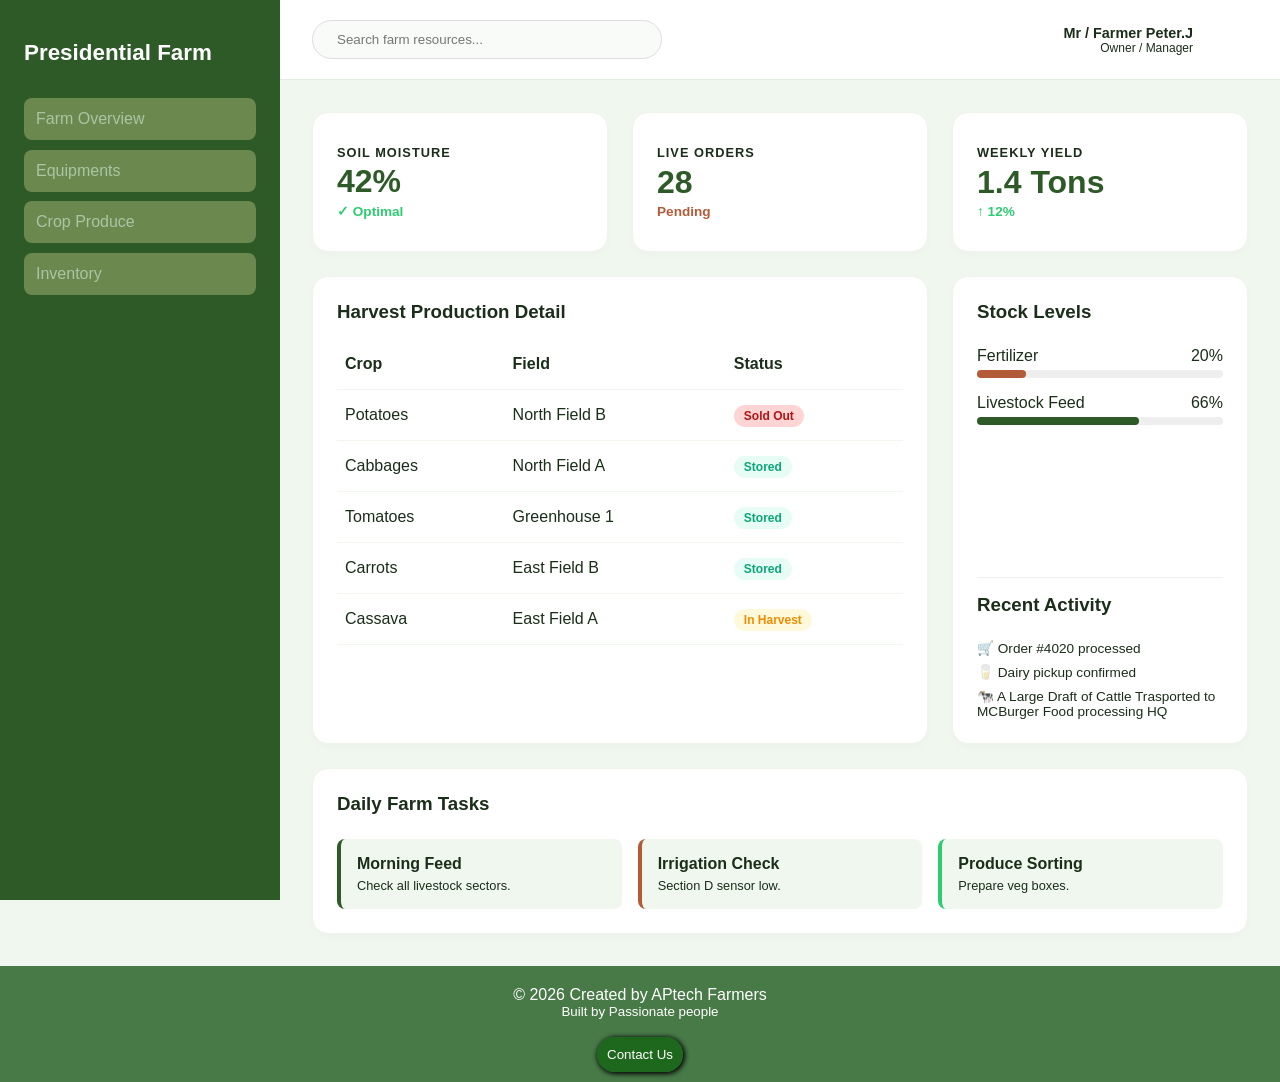
<file: dashboard/board.html>
<!Doctype html>
<html lang="en">
	<head>
		<meta charset="UTF-8" />
		<meta
			name="viewport"
			content="width=device-width, initial-scale=1.0" />
		<title>Presidential Farm | Dashboard</title>
		<link
			rel="stylesheet"
			href="dash-board.css" />
	</head>
	<body>
		<div class="dashboard-container">
			<aside>
				<a
					href="/class/mini project/Farm/idex.html"
					class="logo"
					>Presidential Farm</a
				>
				<nav class="nav-menu">
					<a href="/class/mini project/dashboard/board.html">Farm Overview</a>
					<a href="/class/mini project/dashboard/in dash/Equipment.html">Equipments</a>
					<a href="/class/mini project/dashboard/in dash/crop-produce.html">Crop Produce</a>
					<a href="#">Inventory</a>
				</nav>
			</aside>
			<header>
				<div class="search-area">
					<input
						type="text"
						placeholder="Search farm resources..." />
				</div>
				<div class="user-info">
					<div style="text-align: right">
						<p style="font-weight: bold; font-size: 0.9rem">Mr / Farmer Peter.J</p>
						<p style="font-size: 0.75rem; color: var(--text-muted)">
							Owner / Manager
						</p>
					</div>
				</div>
			</header>
			<main>
				<section class="card stat-card">
					<span>Soil Moisture</span>
					<h2>42%</h2>
					<p
						style="
							color: var(--success);
							font-weight: bold;
							font-size: 0.85rem;
						">
						✓ Optimal
					</p>
				</section>

				<section class="card stat-card">
					<span>Live Orders</span>
					<h2>28</h2>
					<p
						style="
							color: var(--accent-clay);
							font-weight: bold;
							font-size: 0.85rem;
						">
						Pending
					</p>
				</section>
				<section class="card stat-card">
					<span>Weekly Yield</span>
					<h2>1.4 Tons</h2>
					<p
						style="
							color: var(--success);
							font-weight: bold;
							font-size: 0.85rem;
						">
						↑ 12%
					</p>
				</section>

				<section class="card featured-chart">
					<h3 style="margin-bottom: 1rem">Harvest Production Detail</h3>
					<table class="data-table">
						<thead>
							<tr>
								<th>Crop</th>
								<th>Field</th>
								<th>Status</th>
							</tr>
						</thead>
						<tbody>
							<tr>
								<td>Potatoes</td>
								<td>North Field B</td>
								<td><span class="badge badge-critical">Sold Out</span></td>
							</tr>
							<tr>
								<td>Cabbages</td>
								<td>North Field A</td>
								<td><span class="badge badge-success">Stored</span></td>
							</tr>
							<tr>
								<td>Tomatoes</td>
								<td>Greenhouse 1</td>
								<td><span class="badge badge-success">Stored</span></td>
							</tr>
							<tr>
								<td>Carrots</td>
								<td>East Field B</td>
								<td><span class="badge badge-success">Stored</span></td>
							</tr>
							<tr>
								<td>Cassava</td>
								<td>East Field A</td>
								<td><span class="badge badge-warning">In Harvest</span></td>
							</tr>
						</tbody>
					</table>
				</section>

				<section class="card inventory-list">
					<h3>Stock Levels</h3>
					<div class="stock-container">
						<div class="stock-item">
							<span>Fertilizer</span>
							<span>20%</span>
							<div class="progress-bar">
								<div
									style="
										width: 20%;
										height: 100%;
										background: var(--accent-clay);
										border-radius: 4px;
									"></div>
							</div>
						</div>
						<div class="stock-item">
							<span>Livestock Feed</span>
							<span>66%</span>
							<div class="progress-bar">
								<div
									style="
										width: 66%;
										height: 100%;
										background: var(--farm-green);
										border-radius: 4px;
									"></div>
							</div>
						</div>
					</div>

					<h3 style="border-top: 1px solid #eee; padding-top: 1rem">
						Recent Activity
					</h3>
					<div style="display: grid; gap: 8px; font-size: 0.85rem">
						<div>🛒 Order #4020 processed</div>
						<div>🥛 Dairy pickup confirmed</div>
						<div>🐄 A Large Draft of Cattle Trasported to MCBurger Food processing HQ</div>
					</div>
				</section>

				<section class="card task-list">
                <h3>Daily Farm Tasks</h3>
                <div class="task-grid-internal">
                    <div class="task-item">
                        <strong>Morning Feed</strong>
                        <p style="font-size: 0.8rem;">Check all livestock sectors.</p>
                    </div>
                    <div class="task-item" style="border-left-color: var(--accent-clay);">
                        <strong>Irrigation Check</strong>
                        <p style="font-size: 0.8rem;">Section D sensor low.</p>
                    </div>
                    <div class="task-item" style="border-left-color: var(--success);">
                        <strong>Produce Sorting</strong>
                        <p style="font-size: 0.8rem;">Prepare veg boxes.</p>
                    </div>
                </div>
            </section>
			</main>
		</div>
	  <footer>
        <p>&copy; 2026</p>
        <p>Created by APtech Farmers</p>
        <small style="display: block;">Built by Passionate people</small><br>
        <button style="background-color: rgba(15, 98, 15, 0.723); border-radius: 20px; padding: 10px; border: none; box-shadow: 1px 1px 5px 1px rgb(0, 0, 0);"><a href="/class/mini project/Farm/contactus.html" style="color: white; text-decoration: none;">Contact Us</a></button>
    </footer>
	</body>
</html>
</file>
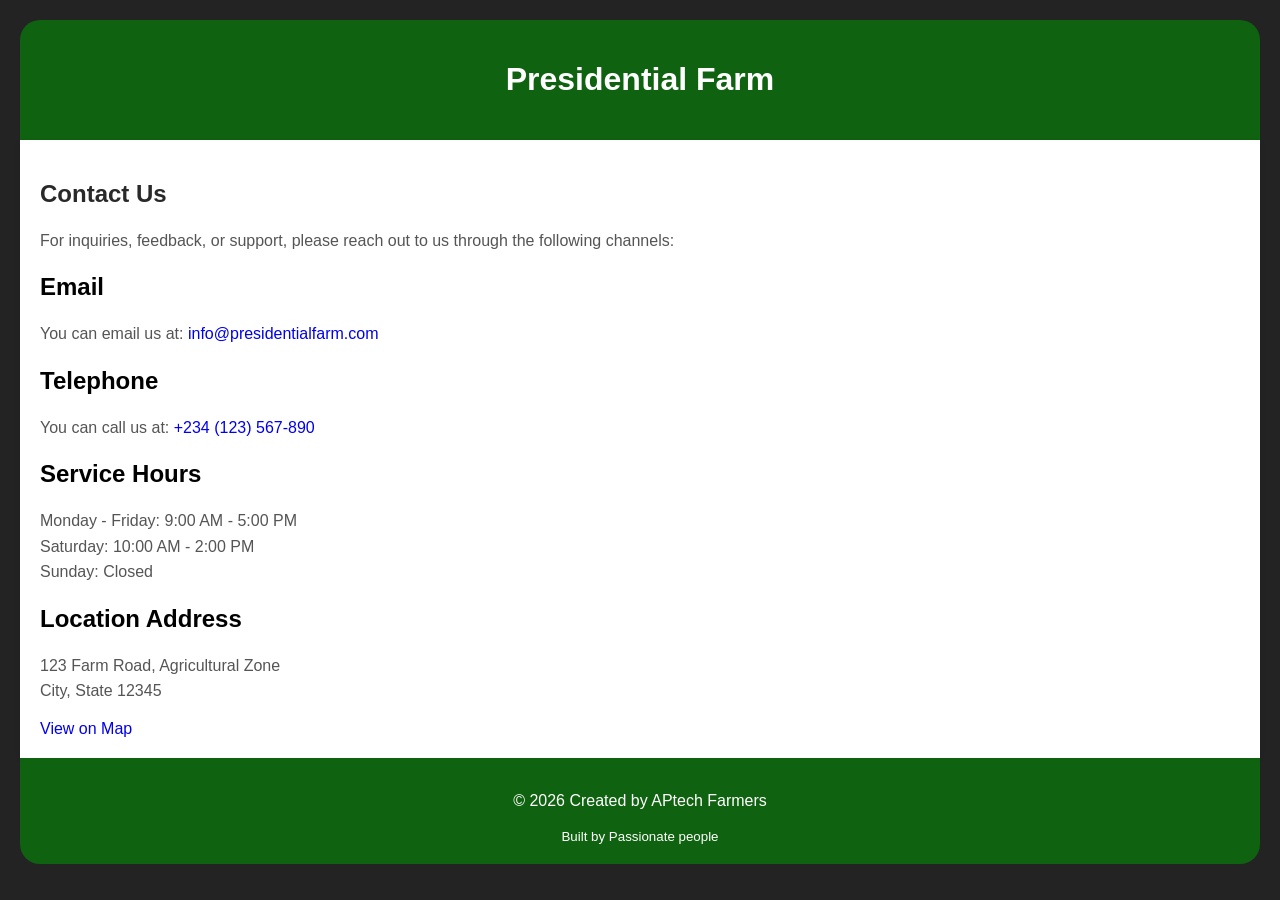
<file: Farm/contactus.html>
<!DOCTYPE html>
<html lang="en">
<head>
    <meta charset="UTF-8">
    <meta name="viewport" content="width=device-width, initial-scale=1.0">
    <title>Document</title>
    <style>
        :root{
            --primary-green: rgb(15, 98, 15);
            --white: white;
        }
        body{
            font-family: Arial, sans-serif;
            margin: 0;
            padding: 20px;
            background-color: #232323;
        }
        h1{
            color: #2a2929;
        }
        p{
            color: #555;
            line-height: 1.6;
        }
        .cont{
            background-color: white;
            padding: 20px;
            border-radius: 0px;
            box-shadow: 0 2px 5px rgba(0,0,0,0.1);
        }
        a{
            text-decoration: none;
        }
        a:hover{
            color: #059725;
            text-decoration: none;
        }
        footer{
        background-color: var(--primary-green);
        color: white;
        text-align: center;
        padding: 20px 0;
        border-bottom-left-radius: 20px;
        border-bottom-right-radius: 20px;
        }
        footer p{
        margin-top: 10px;
        display: inline-block;
        color: white;
        }
        header{
            background-color: var(--primary-green);
            color: white;
            text-align: center;
            padding: 20px 0;
            border-top-left-radius: 20px;
            border-top-right-radius: 20px;
        }
        .head a{
            color: white;
            text-decoration: none;
        }
    </style>
</head>
<header>
    <h1 class="head"><a href="/class/mini project/Farm/idex.html" rel="noopener noreferrer">Presidential Farm</a></h1>

</header>
<body>
    <section class="cont">
    <h1>Contact Us</h1>
    <p>For inquiries, feedback, or support, please reach out to us through the following channels:</p>
    
    <h2>Email</h2>
    <p>You can email us at: <a href="mailto:presidentialfarm@info.com">info@presidentialfarm.com</a></p>
    
    <h2>Telephone</h2>
    <p>You can call us at: <a href="tel:+234567890">+234 (123) 567-890</a></p>

    <h2>Service Hours</h2>
    <p>Monday - Friday: 9:00 AM - 5:00 PM<br>Saturday: 10:00 AM - 2:00 PM<br>Sunday: Closed</p>

    <h2>Location Address</h2>
    <p>123 Farm Road, Agricultural Zone<br>City, State 12345</p>
    <a href="https://maps.google.com/?q=123+Farm+Road,+Agricultural+Zone,+City,+State+12345" target="_blank">View on Map</a>
    </section>
    <footer>
        <p>&copy; 2026</p>
        <p>Created by APtech Farmers</p>
        <small style="display: block;">Built by Passionate people</small>
    </footer>
</body>
</html>
</file>
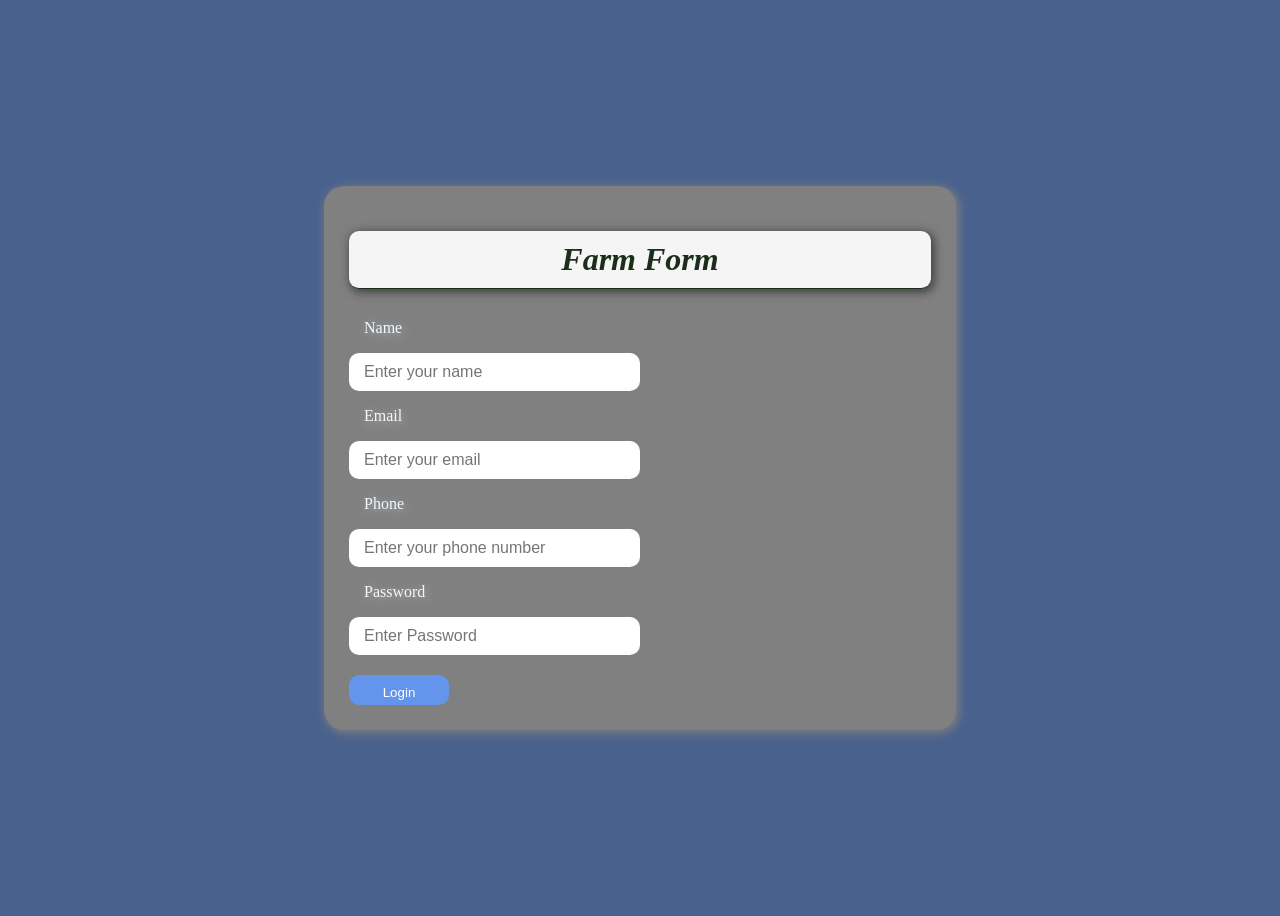
<file: Farm/farm form.html>
<!DOCTYPE html>
<html lang="en">
<head>
    <meta charset="UTF-8">
    <meta name="viewport" content="width=device-width, initial-scale=1.0">
    <title>Document</title>
    <style>
        *{
            box-sizing: border-box;
        }
        body{
            display: flex;
            justify-content: center;
            align-items: center;
            height: 100vh;
            background-color: rgb(73, 97, 141);
        }
        h1{
            text-align: center;
            margin: 20px 0;
            color: #1a2e19;
            background: whitesmoke;
            padding: 10px 0;
            border-radius: 10px;
            box-shadow: 2px 2px 10px 1px rgb(60, 60, 60);
            border-bottom: 1px solid #1a2e19;
        }
        form{
            border-radius: 20px;
            background-color: grey;
            padding: 25px;
            width: 50%;
            justify-self: center;
            box-shadow: gray 2px 2px 10px 1px;
        }
        input[type=text], button, input[type=email], label, input[type=number], select, input[type=password]{
            display: block;
            border-radius: 10px;
            border: none;
            padding: 10px 15px 10px 15px;
            justify-self: center;
            width: 50%;
        }
        input[type=text], input[type=email], input[type=number], input[type=password] {
            font-size: 16px;
            margin: 6px 0;
            
        }
        button{
            background-color: cornflowerblue;
            justify-self: center;
            width: 100px;
            height: 30px;
        }
        select{
            border-radius: 5px;
            background-color: rgb(146, 177, 235);
            width: 50%;
            padding: 8px;
            margin: 6px 0;
            cursor: pointer;
        }
        button:hover{
            transition: background-color 0.5s;
            background-color: rgb(139, 168, 219);
        }
        label{
            color: aliceblue;
            text-shadow: 2px 2px 10px rgb(180, 178, 178);
        }
        input:focus{
            outline: none;
            background-color: rgb(200, 227, 250);
        }
        select:focus{
            outline: none;
            background-color: rgb(200, 227, 250);
        }
        a{
            color: white;
            text-decoration: none;
        }
        button{
            margin-top: 20px;
        }
    </style>
</head>
<body>
    <form action="">
        <h1><i>Farm Form</i></h1>
        <label for="name">Name</label>
        <input type="text" id="name" placeholder="Enter your name">
        <label for="email">Email</label>
        <input type="email" id="email" placeholder="Enter your email">
        <label for="phone">Phone</label>
        <input type="number" id="phone" placeholder="Enter your phone number">
        <label for="Password">Password</label>
        <input type="password" placeholder="Enter Password" minlength="8" maxlength="50">
        <button type="submit"><a href="/class/mini project/Farm/idex.html">Login</a></button>
    </form>
</body>
</html>
</file>
<file: dashboard/dash-board.css>
:root {
	--sidebar-wdith: 280px;
	--farm-green: #2d5a27;
	--farm-light: #f0f7ef;
	--accent-clay: #b35a38;
	--text-dark: #1a2e19;
	--white: #fff;
	--success: #2ecc71;
	--warning: #f1c40f;
	--critical: #b01515;
}

* {
	box-sizing: border-box;
	margin: 0;
	padding: 0;
}

body {
	font-family:
		"Lucida Sans", "Lucida Sans Regular", "Lucida Grande",
		"Lucida Sans Unicode", Geneva, Verdana, sans-serif;
	background-color: var(--farm-light);
	color: var(--text-dark);
}

.dashboard-container {
	display: grid;
	grid-template-columns: var(--sidebar-wdith) 1fr;
	grid-template-rows: 80px 1fr;
	min-height: 100vh;
}

aside {
	grid-row: 1 / 3;
	background-color: var(--farm-green);
	color: white;
	padding: 2.5rem 1.5rem;
	display: grid;
	grid-template-rows: auto 1fr;
	gap: 2rem;
	position: sticky;
	top: 0;
	height: 100vh;
}

.logo {
	font-size: 1.4rem;
	font-weight: bold;
	color: white;
	text-decoration: none;
}

.nav-menu {
	display: flex;
	flex-direction: column;
	gap: 0.6rem;
}

.nav-menu a {
	text-decoration: none;
	color: #a8c6a4;
	padding: 12px;
	background-color: #fff8ac4b;
	border-radius: 8px;
	transition: all 0.2s;
}

.nav-menu a:hover {
	background-color: var(--success);
	color: black;
}

header {
	grid-column: 2;
	background-color: var(--white);
	padding: 0 2rem;
	display: grid;
	grid-template-columns: 1fr auto;
	align-items: center;
	border-bottom: 1px solid #e0ede0;
}

.search-area input {
	padding: 0.7rem 1.5rem;
	border-radius: 25px;
	border: 1px solid #ddd;
	width: 350px;
	background: #f9fbf9;
	outline: none;
}

.user-info {
	display: grid;
	grid-template-columns: auto 40px;
	align-items: center;
	gap: 15px;
}

.user-info img {
	width: 40px;
	height: 40px;
	border-radius: 50%;
	border: 2px solid var(--farm-green);
}

main {
	grid-column: 2;
	padding: 2rem;
	display: grid;
	grid-template-columns: repeat(3, 1fr);
	grid-auto-rows: minmax(140px, auto);
	gap: 1.5rem;
}

.card {
	background: var(--white);
	padding: 1.5rem;
	border-radius: 16px;
	box-shadow: 0 4px 6px rgba(0, 0, 0, 0.02);
	border: 1px solid #eef3ee;
}

.stat-card {
	display: grid;
	grid-template-rows: auto auto auto;
	align-content: center;
}

.stat-card span {
	font-size: 0.8rem;
	text-transform: uppercase;
	color: var(--text-muted);
	letter-spacing: 1px;
	font-weight: 600;
}

.stat-card h2 {
	font-size: 2rem;
	margin: 0.2rem 0;
	color: var(--farm-green);
}

.featured-chart {
	grid-column: span 2;
	grid-row: span 3;
}

.inventory-list {
	grid-column: span 1;
	grid-row: span 3;
	display: grid;
	grid-template-rows: auto 1fr auto auto;
	gap: 1.5rem;
}

.task-list { 
	grid-column: span 3;
	display: grid;
	grid-template-rows: auto auto;
	gap: 1.5rem;
}

.task-grid-internal {
	display: grid;
	grid-template-columns: repeat(3, 1fr);
	gap: 1rem;
}

.task-item {
	padding: 1rem;
	background: var(--farm-light);
	border-radius: 8px;
	border-left: 4px solid var(--farm-green);
	display: grid;
	gap: 5px;
}

.data-table {
	width: 100%;
	border-collapse: collapse;
	margin-top: 1rem;
	display: table;
}

.data-table th,
.data-table td {
	text-align: left;
	padding: 1rem 0.5rem;
	border-bottom: 1px solid var(--farm-light);
}

.badge {
	padding: 4px 10px;
	border-radius: 12px;
	font-size: 0.75rem;
	font-weight: bold;
}

.badge-success {
	background: #e6fcf5;
	color: #0ca678;
}
.badge-warning {
	background: #fff9db;
	color: #f08c00;
}
.badge-critical{
	background:#ffd4d4;
	color: var(--critical);
}


.stock-item {
            display: grid;
            grid-template-columns: 1fr auto;
            grid-template-rows: auto auto;
            gap: 5px;
            margin-bottom: 1rem;
        }

        .progress-bar {
            grid-column: span 2;
            height: 8px;
            background: #eee;
            border-radius: 4px;
        }
        @media (max-width: 1200px){
    main{
        grid-template-columns: 1fr 1fr;
    }
    .featured-chart, .inventory-list, .task-list{
        grid-column: span 2;
   }
   .task-grid-internal{
    grid-template-columns: 1fr 1fr;
   }
}
@media screen and (max-width: 767px){
    .dashboard-container{
        grid-template-columns: 1fr;
    }
    aside{
        display: none;
    }
    header, main{
        grid-column: 1;
    }
    main{
        grid-template-columns: 1fr;
    }
    .featured-chart, .inventory-list, .task-list{
        grid-column: span 1;
    }
    .task-grid-internal{
        grid-template-columns: 1fr;
    }

}
footer{
    background-color: rgb(72, 122, 72);
    color: white;
    text-align: center;
    padding: 10px 0;
}
footer p{
    margin-top: 10px;
    display: inline-block;
}
</file>
